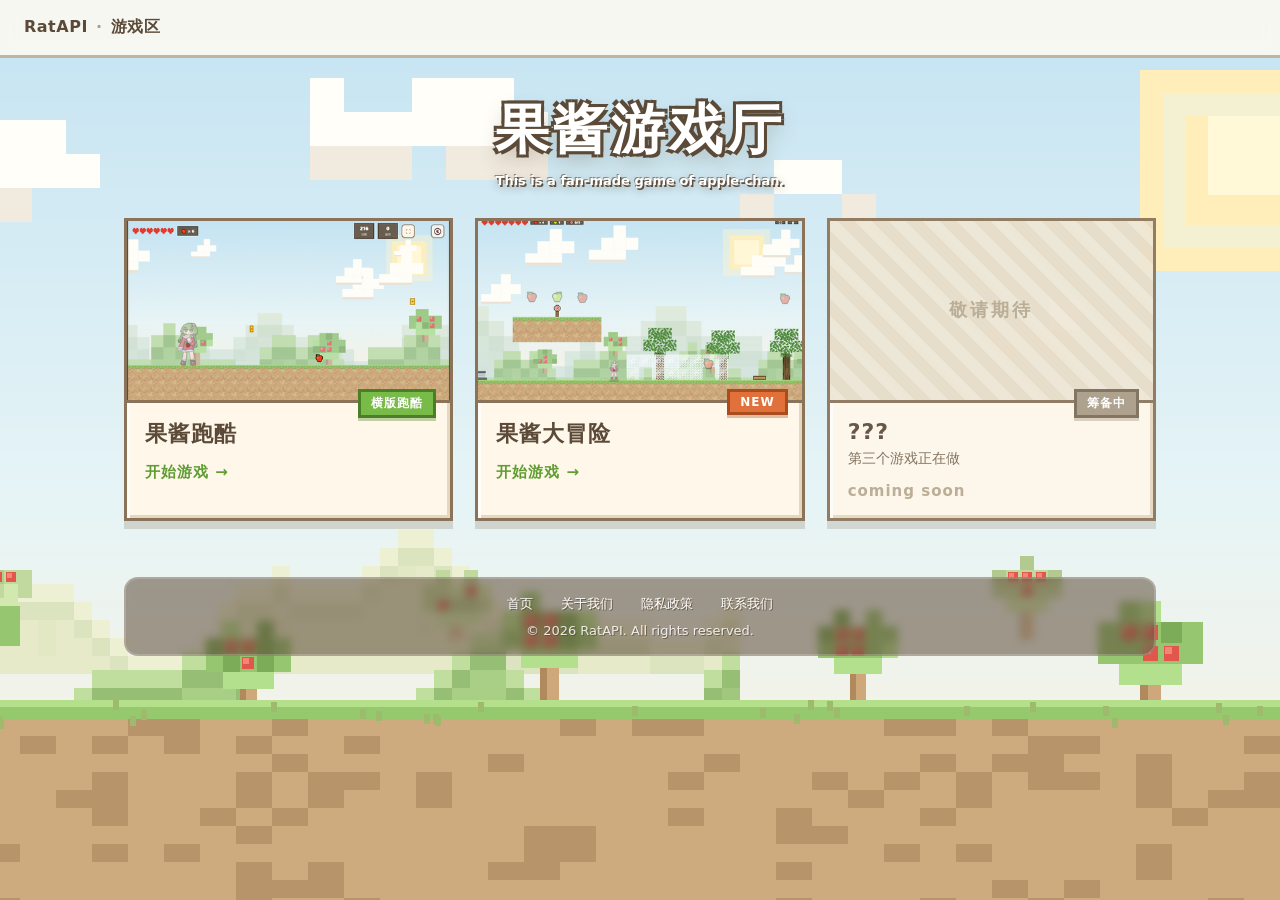
<file: game/index.html>
<!doctype html>
<html lang="zh-CN">
<head>
<meta charset="utf-8">
<meta name="viewport" content="width=device-width,initial-scale=1">
<title>果酱游戏厅 · RatAPI</title>
<meta name="description" content="RatAPI 游戏区 —— 果酱跑酷、果酱大冒险等小游戏">
<link rel="stylesheet" href="style.css?v=5">
</head>
<body>
  <header class="h-top">
    <a class="h-logo" href="https://ratapi.com">RatAPI <span>·</span> 游戏区</a>
  </header>

  <main class="h-wrap">
    <h1 class="h-title">果酱游戏厅</h1>
    <p class="h-note">This is a fan-made game of apple-chan.</p>

    <div class="h-grid">
      <a class="h-card" href="runner/">
        <div class="h-thumb"><img src="assets/thumb-runner.png?v=2" alt="果酱跑酷"></div>
        <div class="h-info">
          <span class="h-tag">横版跑酷</span>
          <h2>果酱跑酷</h2>
          <span class="h-play">开始游戏 →</span>
        </div>
      </a>

      <a class="h-card" href="adventure/">
        <div class="h-thumb"><img src="assets/thumb-adventure.png?v=2" alt="果酱大冒险"></div>
        <div class="h-info">
          <span class="h-tag new">NEW</span>
          <h2>果酱大冒险</h2>
          <span class="h-play">开始游戏 →</span>
        </div>
      </a>

      <div class="h-card soon">
        <div class="h-thumb ph"><span>敬请期待</span></div>
        <div class="h-info">
          <span class="h-tag soon-tag">筹备中</span>
          <h2>???</h2>
          <p>第三个游戏正在做</p>
          <span class="h-play dim">coming soon</span>
        </div>
      </div>
    </div>

    <footer class="h-foot">
      <a href="https://ratapi.com">首页</a>
      <a href="https://ratapi.com/about">关于我们</a>
      <a href="https://ratapi.com/privacy">隐私政策</a>
      <a href="https://ratapi.com/contact">联系我们</a>
      <div>© 2026 RatAPI. All rights reserved.</div>
    </footer>
  </main>
</body>
</html>
</file>
<file: game/style.css>
/* ============ 果酱游戏厅（Minecraft 奶油风） ============ */
:root{
  --cream:#fff7e9; --cream-2:#f7edda; --cream-lo:#e6d8bf; --cream-hi:#fffdf8;
  --brown:#8a7358; --brown-d:#5b4a38; --ink:#5b4a38;
  --green:#79bb48; --green-d:#5f9d33; --wood:#cba36d;
}
*{box-sizing:border-box}
html,body{margin:0;padding:0}
body{
  font-family:"Segoe UI","PingFang SC","Hiragino Sans GB","Microsoft YaHei",system-ui,sans-serif;
  color:var(--ink);min-height:100vh;
  background:#cfe6f2 url("assets/orchard_bg.png") center top/cover no-repeat fixed;
  -webkit-font-smoothing:antialiased;
}
a{color:inherit;text-decoration:none}

.h-top{
  height:58px;display:flex;align-items:center;padding:0 24px;
  background:rgba(255,251,243,.86);backdrop-filter:blur(8px);
  border-bottom:3px solid rgba(138,115,88,.5);
}
.h-logo{font-weight:800;font-size:16px;letter-spacing:.5px;color:var(--brown-d)}
.h-logo span{opacity:.5;margin:0 2px}

.h-wrap{max-width:1080px;margin:0 auto;padding:36px 24px 72px}
.h-title{
  text-align:center;font-size:clamp(34px,6vw,54px);margin:0 0 6px;color:#fff;font-weight:900;letter-spacing:4px;
  text-shadow:3px 3px 0 var(--brown-d),-3px 3px 0 var(--brown-d),3px -3px 0 var(--brown-d),-3px -3px 0 var(--brown-d),
              0 10px 20px rgba(90,70,45,.30);
}
.h-note{text-align:center;margin:0 0 30px;font-size:13px;font-weight:700;color:#fff;
  text-shadow:1.5px 1.5px 0 rgba(91,74,56,.95),-1px -1px 0 rgba(91,74,56,.6),0 3px 8px rgba(91,74,56,.45)}

.h-grid{display:grid;grid-template-columns:repeat(auto-fill,minmax(320px,1fr));gap:22px}

.h-card{
  display:flex;flex-direction:column;background:var(--cream);
  border:3px solid var(--brown);border-radius:0;
  box-shadow:inset 3px 3px 0 var(--cream-hi), inset -3px -3px 0 var(--cream-lo), 0 8px 0 rgba(110,88,60,.20);
  overflow:hidden;transition:transform .12s ease, box-shadow .12s ease;
}
a.h-card:hover{transform:translateY(-4px);box-shadow:inset 3px 3px 0 var(--cream-hi), inset -3px -3px 0 var(--cream-lo), 0 12px 0 rgba(110,88,60,.24)}
a.h-card:active{transform:translateY(0)}

.h-thumb{position:relative;aspect-ratio:16/9;background:#8fb7d6;border-bottom:3px solid var(--brown);overflow:hidden}
.h-thumb img{width:100%;height:100%;object-fit:cover;display:block;image-rendering:auto}
.h-thumb.ph{display:flex;align-items:center;justify-content:center;background:repeating-linear-gradient(45deg,#efe6d5,#efe6d5 12px,#e7dcc7 12px,#e7dcc7 24px)}
.h-thumb.ph span{font-weight:800;color:#b9a88e;letter-spacing:3px;font-size:18px}

.h-info{padding:16px 18px 18px;display:flex;flex-direction:column;gap:6px;position:relative}
.h-info h2{margin:0;font-size:22px;letter-spacing:1px;color:var(--brown-d)}
.h-info p{margin:0;font-size:14px;color:#7a6852}
.h-tag{
  position:absolute;top:-14px;right:14px;background:var(--green);color:#fff;font-size:12px;font-weight:800;
  padding:3px 10px;border:3px solid #4b7f27;box-shadow:0 3px 0 rgba(75,127,39,.35);letter-spacing:1px;
}
.h-tag.new{background:#e2703a;border-color:#a94c1e;box-shadow:0 3px 0 rgba(169,76,30,.35)}
.h-tag.soon-tag{background:#a99a83;border-color:#7a6b56;box-shadow:0 3px 0 rgba(122,107,86,.3)}
.h-play{margin-top:8px;font-weight:800;font-size:15px;color:var(--green-d);letter-spacing:1px}
.h-play.dim{color:#b9a88e}
.h-card.soon{opacity:.92}

.h-foot{
  margin-top:56px;padding:16px 18px;text-align:center;font-size:13px;color:#fff;
  background:rgba(91,74,56,.55);border:2px solid rgba(255,255,255,.18);border-radius:14px;
  backdrop-filter:blur(4px);
}
.h-foot a{color:#fff;margin:0 12px;text-shadow:1px 1px 0 rgba(91,74,56,.8)}
.h-foot a:hover{text-decoration:underline}
.h-foot div{margin-top:10px;color:rgba(255,255,255,.85);text-shadow:1px 1px 0 rgba(91,74,56,.7)}

@media (max-width:520px){
  .h-wrap{padding:24px 14px 56px}
  .h-grid{grid-template-columns:1fr;gap:18px}
}
</file>
